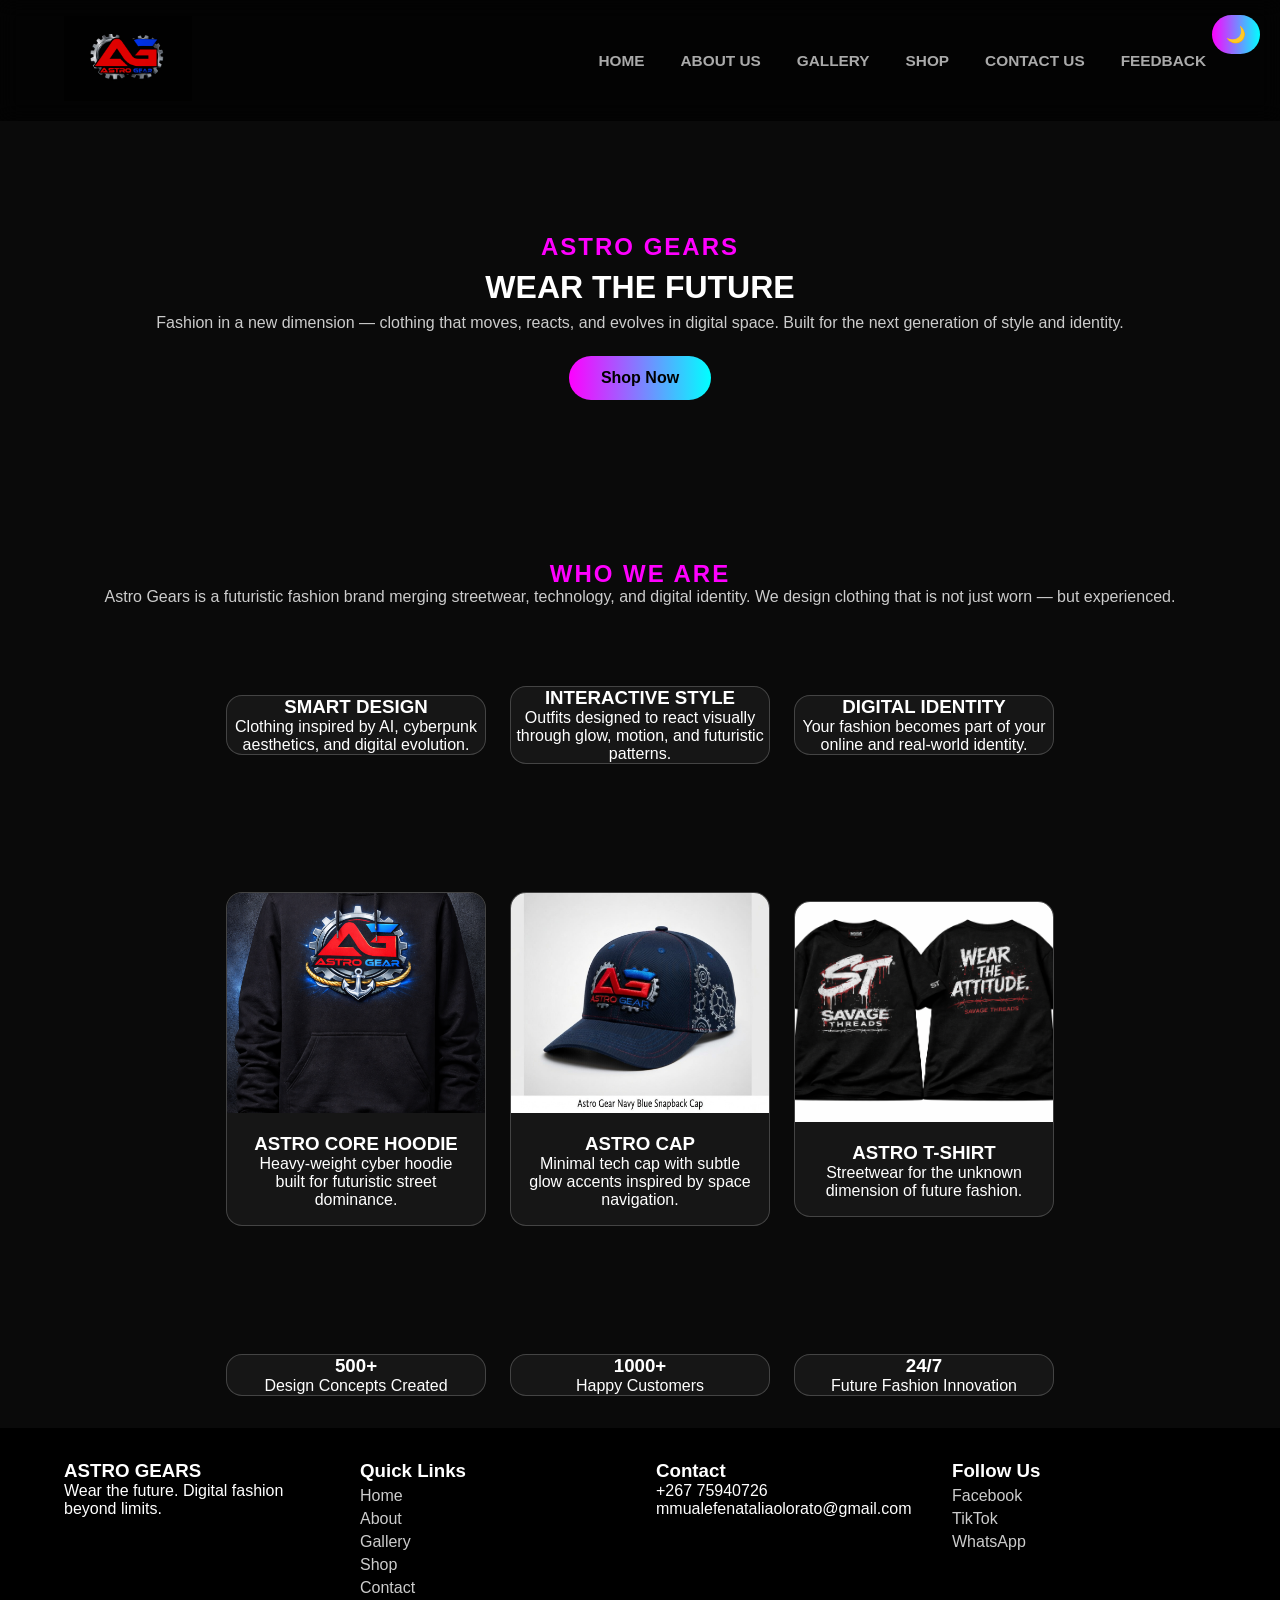
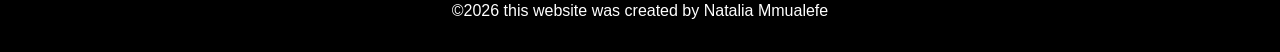
<file: index.html>
<!DOCTYPE html>
<html lang="en">
<head>
<meta charset="UTF-8">
<meta name="viewport" content="width=device-width, initial-scale=1.0">
<title>Astro Gears</title>
<link rel="stylesheet" href="style.css">
</head>

<header>
  <button id="themeToggle">🌙</button>

  <div class="logo">
    <img src="photos/logo.png" alt="Astro gears">
  </div>

  <nav>
    <a href="index.html" class="nav-link">HOME</a>
    <a href="about.html" class="nav-link">ABOUT US</a>
    <a href="gallery.html" class="nav-link">GALLERY</a>
    <a href="shop.html" class="nav-link">SHOP</a>
    <a href="contact.html" class="nav-link">CONTACT US</a>
    <a href="feedback.html" class="nav-link">FEEDBACK</a>
  </nav>
</header>

<body>

<main>

<section>
  <div class="astro">
    <h2>ASTRO GEARS</h2>
    <h1>WEAR THE FUTURE</h1>
    <p>
      Fashion in a new dimension — clothing that moves, reacts, and evolves in digital space.
      Built for the next generation of style and identity.
    </p>

    <a href="shop.html" class="btn">Shop Now</a>
  </div>
</section>

<section class="astro">
  <h2>WHO WE ARE</h2>
  <p>
    Astro Gears is a futuristic fashion brand merging streetwear, technology, and digital identity.
    We design clothing that is not just worn — but experienced.
  </p>
</section>

<section class="cards">

  <div class="card">
    <h3>SMART DESIGN</h3>
    <p>Clothing inspired by AI, cyberpunk aesthetics, and digital evolution.</p>
  </div>

  <div class="card">
    <h3>INTERACTIVE STYLE</h3>
    <p>Outfits designed to react visually through glow, motion, and futuristic patterns.</p>
  </div>

  <div class="card">
    <h3>DIGITAL IDENTITY</h3>
    <p>Your fashion becomes part of your online and real-world identity.</p>
  </div>

</section>

<section>

  <div class="cards">

    <div class="card">
      <img src="photos/kj.png" alt="Astro Hoodie" class="card-img">
      <div class="card-content">
        <h3>ASTRO CORE HOODIE</h3>
        <p>Heavy-weight cyber hoodie built for futuristic street dominance.</p>
      </div>
    </div>

    <div class="card">
      <img src="photos/Rrzn2.jpg" alt="Astro Cap" class="card-img">
      <div class="card-content">
        <h3>ASTRO CAP</h3>
        <p>Minimal tech cap with subtle glow accents inspired by space navigation.</p>
      </div>
    </div>

    <div class="card">
      <img src="photos/vs.png" alt="Astro T-shirt" class="card-img">
      <div class="card-content">
        <h3>ASTRO T-SHIRT</h3>
        <p>Streetwear for the unknown dimension of future fashion.</p>
      </div>
    </div>

  </div>

</section>


<section class="cards">

  <div class="card">
    <h3>500+</h3>
    <p>Design Concepts Created</p>
  </div>

  <div class="card">
    <h3>1000+</h3>
    <p>Happy Customers</p>
  </div>

  <div class="card">
    <h3>24/7</h3>
    <p>Future Fashion Innovation</p>
  </div>

</section>

</main>

<script>
const toggle = document.getElementById("themeToggle");

if(localStorage.getItem("theme") === "alt"){
  document.body.classList.add("alt-theme");
}

toggle.addEventListener("click", () => {
  document.body.classList.toggle("alt-theme");

  if(document.body.classList.contains("alt-theme")){
    localStorage.setItem("theme","alt");
  } else {
    localStorage.setItem("theme","default");
  }
});
</script>

</body>

<footer class="footer">

  <div class="footer-container">

    <div class="footer-box">
      <h3>ASTRO GEARS</h3>
      <p>Wear the future. Digital fashion beyond limits.</p>
    </div>

    <div class="footer-box">
      <h3>Quick Links</h3>
      <a href="index.html">Home</a>
      <a href="about.html">About</a>
      <a href="gallery.html">Gallery</a>
      <a href="shop.html">Shop</a>
      <a href="contact.html">Contact</a>
    </div>

    <div class="footer-box">
      <h3>Contact</h3>
      <p>+267 75940726</p>
      <p>mmualefenataliaolorato@gmail.com</p>
    </div>

    <div class="footer-box">
      <h3>Follow Us</h3>
      <a href="https://www.facebook.com/rz.zack.1" target="_blank">Facebook</a>
      <a href="https://www.tiktok.com/@owteecodes" target="_blank">TikTok</a>
      <a href="https://wa.me/26775940726" target="_blank">WhatsApp</a>
    </div>

  </div>

  <p class="copyright">
    &copy;2026 this website was created by Natalia Mmualefe
  </p>

</footer>

</html>
</file>
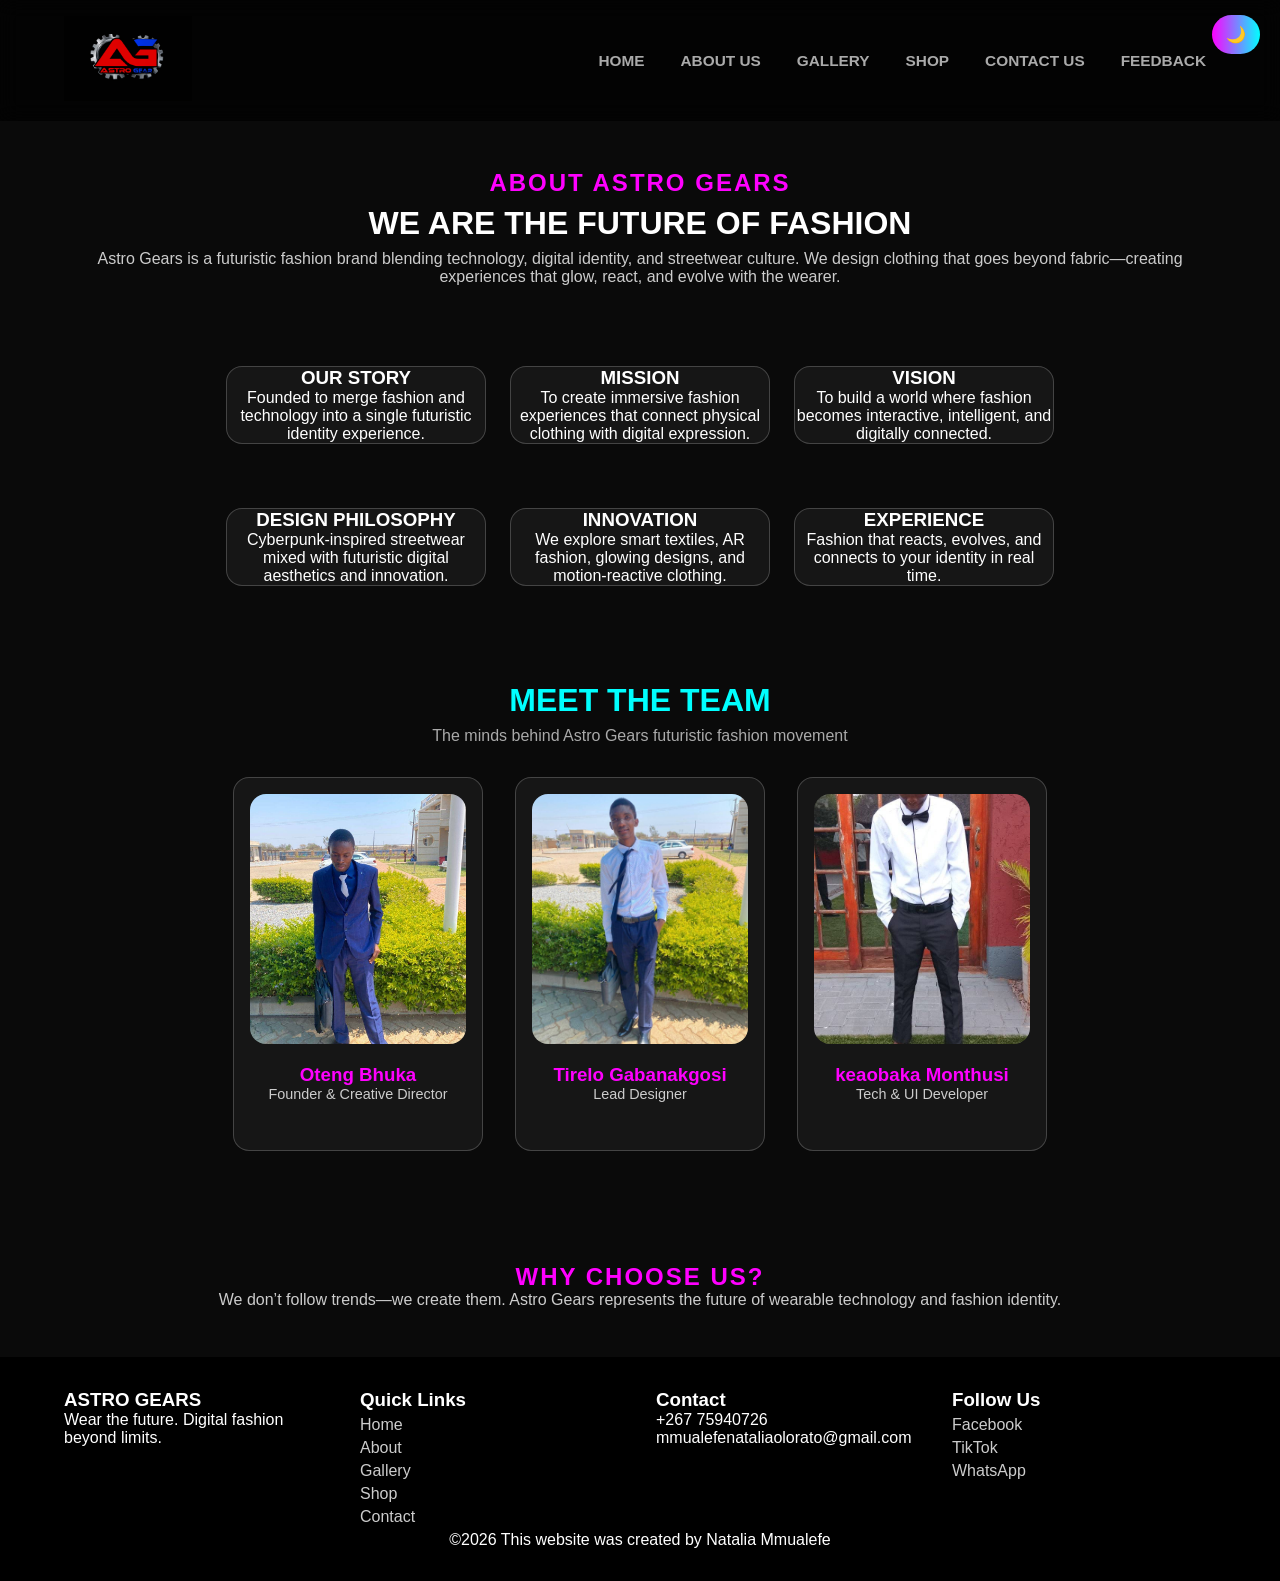
<file: about.html>
<!DOCTYPE html>
<html lang="en">
<head>
<meta charset="UTF-8">
<meta name="viewport" content="width=device-width, initial-scale=1.0">
<title>About Astro Gears</title>
<link rel="stylesheet" href="style.css">
</head>

<body>

<header>
  <button id="themeToggle">🌙</button>

  <div class="logo">
    <img src="photos/logo.png" alt="Astro gears">
  </div>

  <nav>
    <a href="index.html" class="nav-link">HOME</a>
    <a href="about.html" class="nav-link">ABOUT US</a>
    <a href="gallery.html" class="nav-link">GALLERY</a>
    <a href="shop.html" class="nav-link">SHOP</a>
    <a href="contact.html" class="nav-link">CONTACT US</a>
    <a href="feedback.html" class="nav-link">FEEDBACK</a>
  </nav>
</header>

<section class="astro">
  <h2>ABOUT ASTRO GEARS</h2>
  <h1>WE ARE THE FUTURE OF FASHION</h1>
  <p>
    Astro Gears is a futuristic fashion brand blending technology, digital identity, and streetwear culture.
    We design clothing that goes beyond fabric—creating experiences that glow, react, and evolve with the wearer.
  </p>
</section>

<section class="cards">

  <div class="card">
    <h3>OUR STORY</h3>
    <p>Founded to merge fashion and technology into a single futuristic identity experience.</p>
  </div>

  <div class="card">
    <h3>MISSION</h3>
    <p>To create immersive fashion experiences that connect physical clothing with digital expression.</p>
  </div>

  <div class="card">
    <h3>VISION</h3>
    <p>To build a world where fashion becomes interactive, intelligent, and digitally connected.</p>
  </div>

</section>

<section class="cards">

  <div class="card">
    <h3>DESIGN PHILOSOPHY</h3>
    <p>Cyberpunk-inspired streetwear mixed with futuristic digital aesthetics and innovation.</p>
  </div>

  <div class="card">
    <h3>INNOVATION</h3>
    <p>We explore smart textiles, AR fashion, glowing designs, and motion-reactive clothing.</p>
  </div>

  <div class="card">
    <h3>EXPERIENCE</h3>
    <p>Fashion that reacts, evolves, and connects to your identity in real time.</p>
  </div>

</section>


<section class="team-section">

  <h2>MEET THE TEAM</h2>
  <p>The minds behind Astro Gears futuristic fashion movement</p>

  <div class="team-container">

    <div class="team-card">
      <img src="photos/oteng.jpg" alt="Oteng Bhuka">
      <h3>Oteng Bhuka</h3>
      <p>Founder & Creative Director</p>
    </div>

    <div class="team-card">
      <img src="photos/tirelo.jpg" alt="Tirelo Gabanakgosi">
      <h3>Tirelo Gabanakgosi</h3>
      <p>Lead Designer</p>
    </div>

    <div class="team-card">
      <img src="photos/kea.jpg" alt="keaobaka Monthusi">
      <h3>keaobaka Monthusi</h3>
      <p>Tech & UI Developer</p>
    </div>

  </div>

</section>

<section class="astro">
  <h2>WHY CHOOSE US?</h2>
  <p>
    We don’t follow trends—we create them. Astro Gears represents the future of wearable technology and fashion identity.
  </p>
</section>

<script>
const toggle = document.getElementById("themeToggle");

if(localStorage.getItem("theme") === "alt"){
  document.body.classList.add("alt-theme");
}

toggle.addEventListener("click", () => {
  document.body.classList.toggle("alt-theme");

  if(document.body.classList.contains("alt-theme")){
    localStorage.setItem("theme","alt");
  } else {
    localStorage.setItem("theme","default");
  }
});
</script>

</body>

<footer class="footer">

  <div class="footer-container">

    <div class="footer-box">
      <h3>ASTRO GEARS</h3>
      <p>Wear the future. Digital fashion beyond limits.</p>
    </div>

    <div class="footer-box">
      <h3>Quick Links</h3>
      <a href="index.html">Home</a>
      <a href="about.html">About</a>
      <a href="gallery.html">Gallery</a>
      <a href="shop.html">Shop</a>
      <a href="contact.html">Contact</a>
    </div>

    <div class="footer-box">
      <h3>Contact</h3>
      <p>+267 75940726</p>
      <p>mmualefenataliaolorato@gmail.com</p>
    </div>

    <div class="footer-box">
      <h3>Follow Us</h3>
      <a href="https://www.facebook.com/rz.zack.1" target="_blank">Facebook</a>
      <a href="https://www.tiktok.com/@owteecodes" target="_blank">TikTok</a>
      <a href="https://wa.me/26775940726" target="_blank">WhatsApp</a>
    </div>

  </div>

  <p class="copyright">
    &copy;2026 This website was created by Natalia Mmualefe
  </p>

</footer>

</html>
</file>
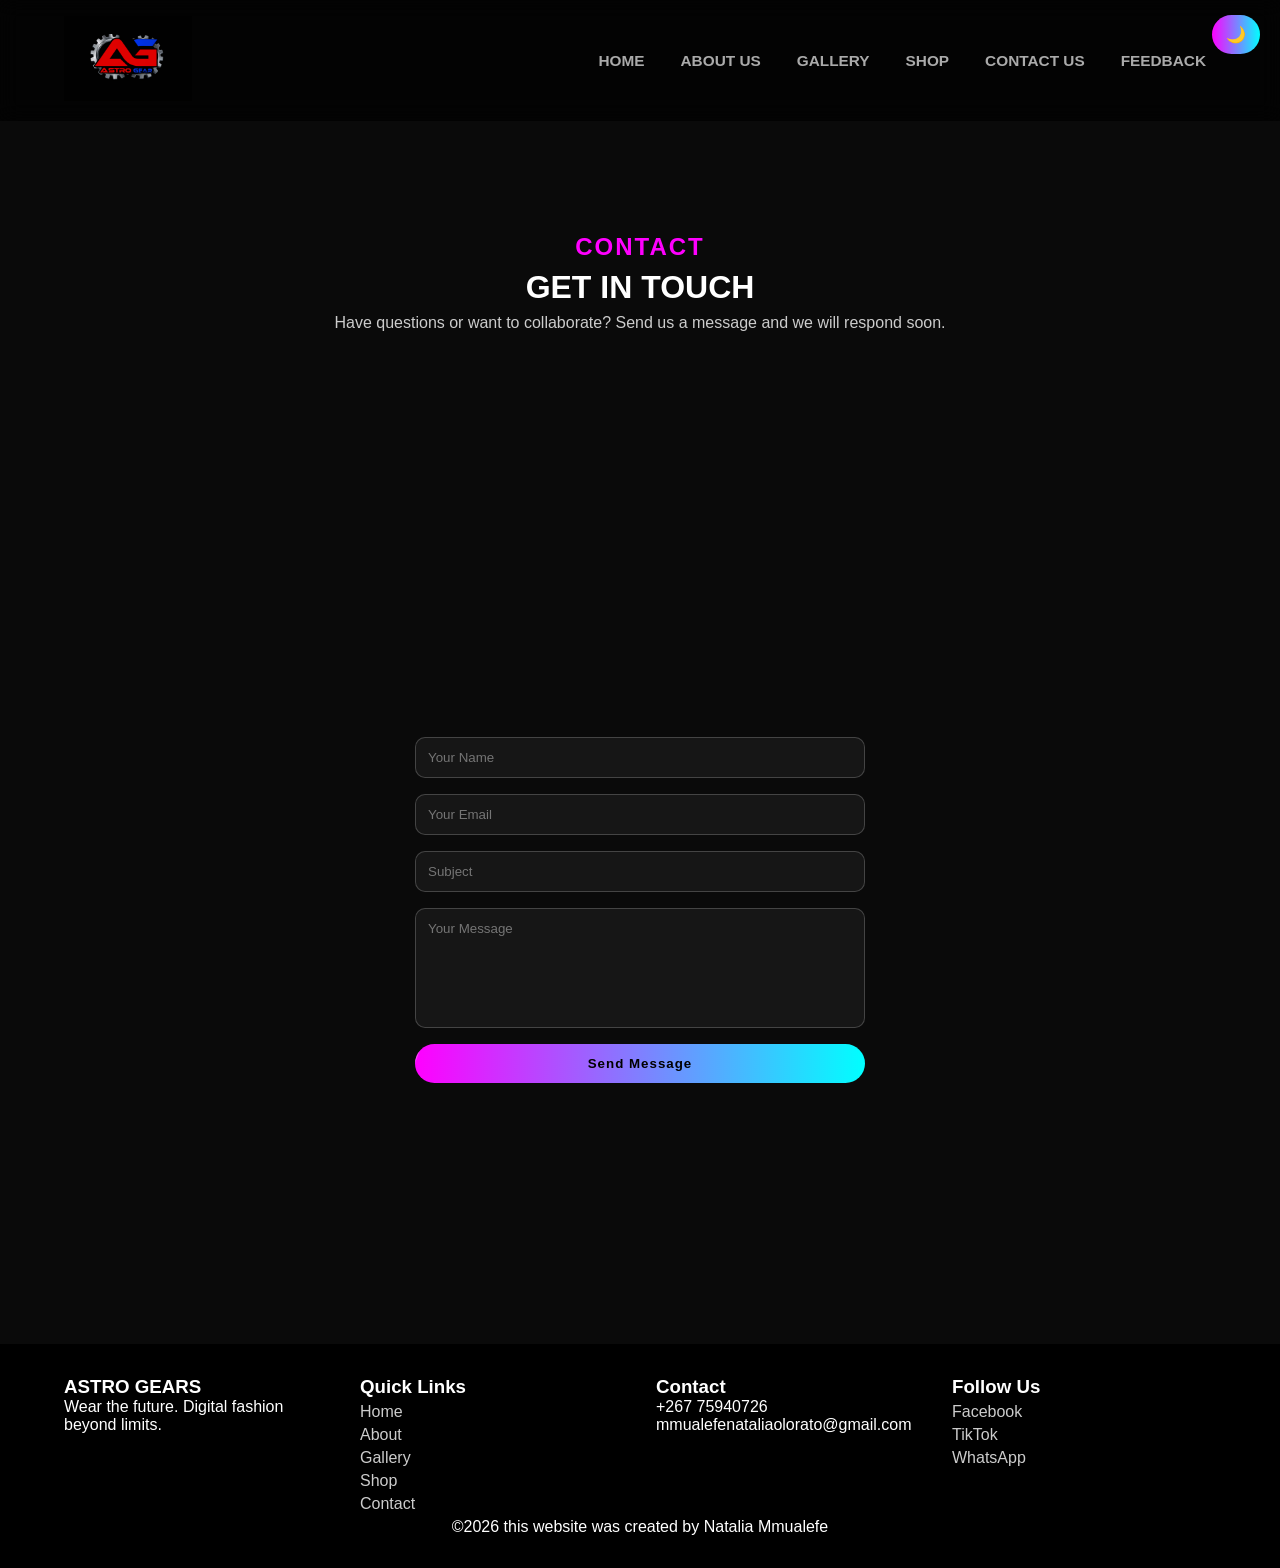
<file: contact.html>
<!DOCTYPE html>
<html lang="en">
<head>
    <meta charset="UTF-8">
    <meta name="viewport" content="width=device-width, initial-scale=1.0">
    <title>Document</title>
    <link rel="stylesheet" href="style.css">
</head>

<header>
    <button id="themeToggle">🌙</button>
    <div class="logo">
  <img src="photos/logo.png" alt="Astro gears">
</div>
<nav>
  <a href="index.html" class="nav-link">HOME</a>
  <a href="about.html" class="nav-link">ABOUT US</a>
  <a href="gallery.html" class="nav-link">GALLERY</a>
  <a href="shop.html" class="nav-link">SHOP</a>
  <a href="contact.html" class="nav-link">CONTACT US</a>
  <a href="feedback.html" class="nav-link">FEEDBACK</a>
</nav>

</header>
<body>
    <section>
        <div class="astro">
            <h2>CONTACT</h2>
            <h1>GET IN TOUCH</h1>
            <p>Have questions or want to collaborate? Send us a message and we will respond soon. </p>
        </div>
    </section>

    <section class="contact-section">

  <form id="contactForm">

    <input type="text" placeholder="Your Name" required>

    <input type="email" placeholder="Your Email" required>

    <input type="text" placeholder="Subject" required>

    <textarea placeholder="Your Message" required></textarea>

    <button type="submit">Send Message</button>

  </form>

</section>

<script>
const toggle = document.getElementById("themeToggle");

if(localStorage.getItem("theme") === "alt"){
  document.body.classList.add("alt-theme");
}

toggle.addEventListener("click", () => {
  document.body.classList.toggle("alt-theme");

  if(document.body.classList.contains("alt-theme")){
    localStorage.setItem("theme","alt");
  } else {
    localStorage.setItem("theme","default");
  }
});
</script>
</body>

<footer class="footer">

  <div class="footer-container">

    <div class="footer-box">
      <h3>ASTRO GEARS</h3>
      <p>Wear the future. Digital fashion beyond limits.</p>
    </div>

    <div class="footer-box">
      <h3>Quick Links</h3>
      <a href="index.html">Home</a>
      <a href="about.html">About</a>
      <a href="gallery.html">Gallery</a>
      <a href="shop.html">Shop</a>
      <a href="contact.html">Contact</a>
    </div>

    <div class="footer-box">
      <h3>Contact</h3>
      <p> +267 75940726</p>
      <p> mmualefenataliaolorato@gmail.com</p>
    </div>

    <div class="footer-box">
      <h3>Follow Us</h3>
      <a href="https://www.facebook.com/rz.zack.1" target="_blank">Facebook</a>
      <a href="https://www.tiktok.com/@owteecodes" target="_blank">TikTok</a>
      <a href="https://wa.me/26775940726" target="_blank">WhatsApp</a>
    </div>

  </div>

  <p class="copyright">
    &copy;2026 this website was created by Natalia Mmualefe
  </p>

</footer>
</html>
</file>
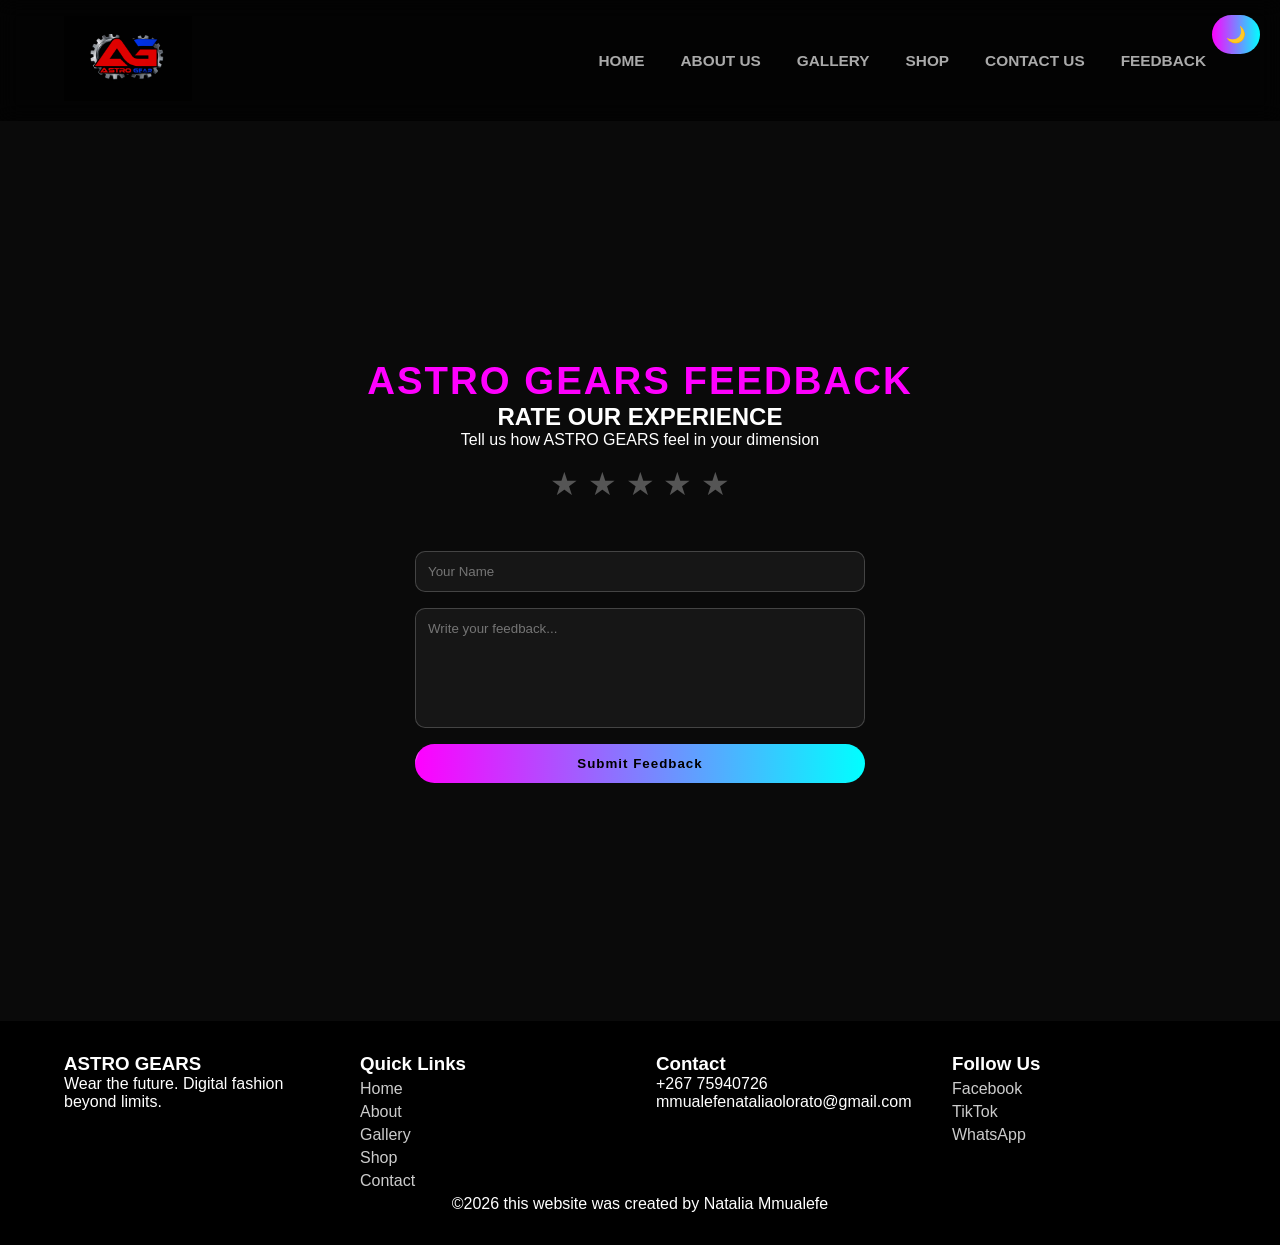
<file: feedback.html>
<!DOCTYPE html>
<html lang="en">
<head>
<meta charset="UTF-8">
<meta name="viewport" content="width=device-width, initial-scale=1.0">
<title>ASTRO GEARS - Feedback</title>
<link rel="stylesheet" href="style.css">


</head>

<header>
    <button id="themeToggle">🌙</button>
    <div class="logo">
  <img src="photos/logo.png" alt="Astro gears">
</div>
<nav>
  <a href="index.html" class="nav-link">HOME</a>
  <a href="about.html" class="nav-link">ABOUT US</a>
  <a href="gallery.html" class="nav-link">GALLERY</a>
  <a href="shop.html" class="nav-link">SHOP</a>
  <a href="contact.html" class="nav-link">CONTACT US</a>
  <a href="feedback.html" class="nav-link">FEEDBACK</a>
</nav>

</header>
<body>

<section class="feedback-section">

  <h2>ASTRO GEARS FEEDBACK</h2>
  <h1>RATE OUR EXPERIENCE</h1>
  <p>Tell us how ASTRO GEARS feel in your dimension</p>

  <div class="stars">
    <span onclick="rate(1)">★</span>
    <span onclick="rate(2)">★</span>
    <span onclick="rate(3)">★</span>
    <span onclick="rate(4)">★</span>
    <span onclick="rate(5)">★</span>
  </div>

  <form id="feedbackForm">

    <input type="text" placeholder="Your Name" required>

    <textarea placeholder="Write your feedback..." required></textarea>

    <button type="submit">Submit Feedback</button>

  </form>

</section>

<script>
let rating = 0;

function rate(value){
  rating = value;
  let stars = document.querySelectorAll(".stars span");

  stars.forEach((star, index) => {
    star.style.color = index < value ? "#00ffff" : "#555";
  });
}

document.getElementById("feedbackForm").addEventListener("submit", function(e){
  e.preventDefault();

  alert("Thanks for your feedback! Rating: " + rating + " ⭐");

  this.reset();
  rating = 0;

  document.querySelectorAll(".stars span").forEach(s => {
    s.style.color = "#555";
  });
});
</script>

<script>
const toggle = document.getElementById("themeToggle");

if(localStorage.getItem("theme") === "alt"){
  document.body.classList.add("alt-theme");
}

toggle.addEventListener("click", () => {
  document.body.classList.toggle("alt-theme");

  if(document.body.classList.contains("alt-theme")){
    localStorage.setItem("theme","alt");
  } else {
    localStorage.setItem("theme","default");
  }
});
</script>

</body>

<footer class="footer">

  <div class="footer-container">

    <div class="footer-box">
      <h3>ASTRO GEARS</h3>
      <p>Wear the future. Digital fashion beyond limits.</p>
    </div>

    <div class="footer-box">
      <h3>Quick Links</h3>
      <a href="index.html">Home</a>
      <a href="about.html">About</a>
      <a href="gallery.html">Gallery</a>
      <a href="shop.html">Shop</a>
      <a href="contact.html">Contact</a>
    </div>

    <div class="footer-box">
      <h3>Contact</h3>
      <p> +267 75940726</p>
      <p> mmualefenataliaolorato@gmail.com</p>
    </div>

    <div class="footer-box">
      <h3>Follow Us</h3>
      <a href="https://www.facebook.com/rz.zack.1" target="_blank">Facebook</a>
      <a href="https://www.tiktok.com/@owteecodes" target="_blank">TikTok</a>
      <a href="https://wa.me/26775940726" target="_blank">WhatsApp</a>
    </div>

  </div>

  <p class="copyright">
    &copy;2026 this website was created by Natalia Mmualefe
  </p>

</footer>
</html>
</file>
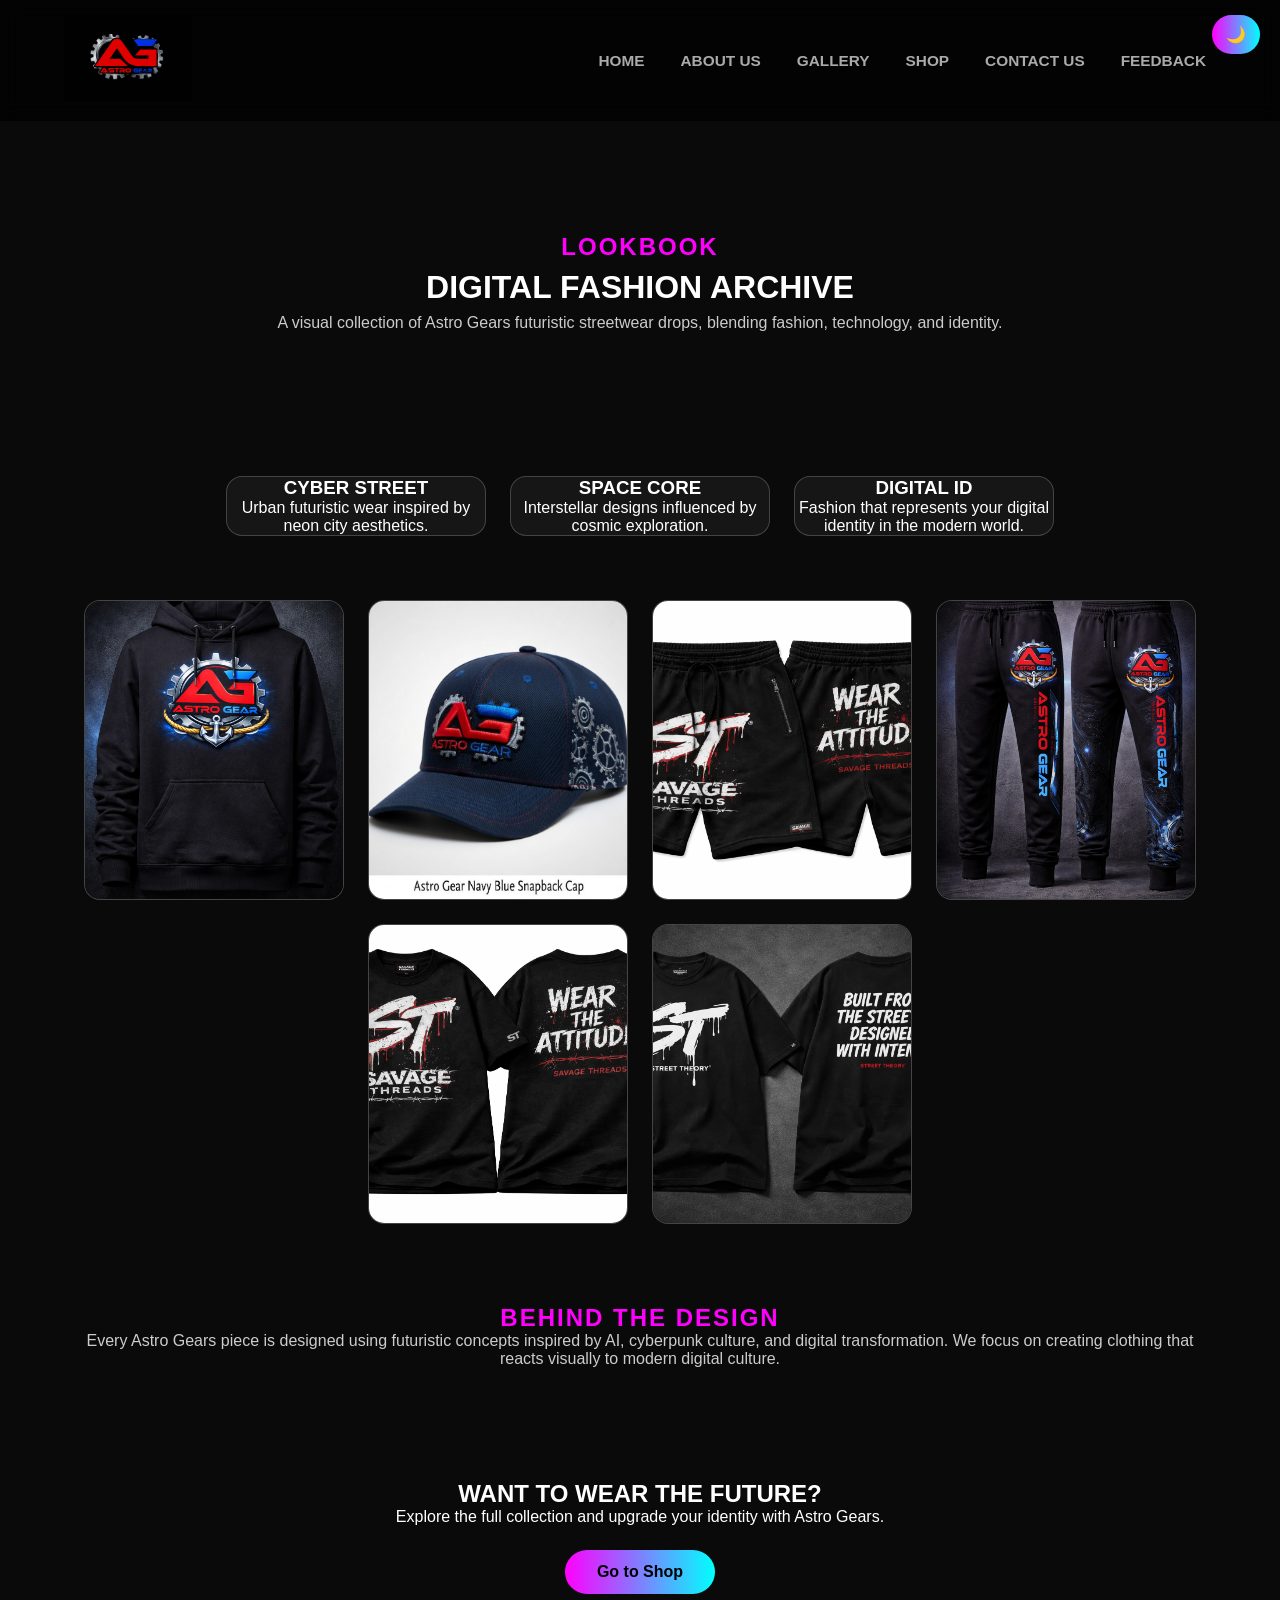
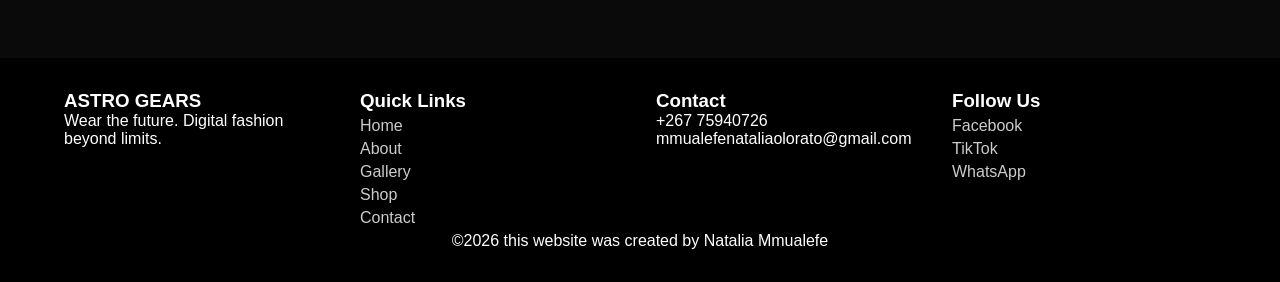
<file: gallery.html>
<!DOCTYPE html>
<html lang="en">
<head>
<meta charset="UTF-8">
<meta name="viewport" content="width=device-width, initial-scale=1.0">
<title>Astro Gears Gallery</title>
<link rel="stylesheet" href="style.css">
</head>

<body>

<header>
  <button id="themeToggle">🌙</button>

  <div class="logo">
    <img src="photos/logo.png" alt="Astro gears">
  </div>

  <nav>
    <a href="index.html" class="nav-link">HOME</a>
    <a href="about.html" class="nav-link">ABOUT US</a>
    <a href="gallery.html" class="nav-link">GALLERY</a>
    <a href="shop.html" class="nav-link">SHOP</a>
    <a href="contact.html" class="nav-link">CONTACT US</a>
    <a href="feedback.html" class="nav-link">FEEDBACK</a>
  </nav>
</header>

<section>
  <div class="astro">
    <h2>LOOKBOOK</h2>
    <h1>DIGITAL FASHION ARCHIVE</h1>
    <p>
      A visual collection of Astro Gears futuristic streetwear drops, blending fashion, technology, and identity.
    </p>
  </div>
</section>


<section class="cards">

  <div class="card">
    <h3>CYBER STREET</h3>
    <p>Urban futuristic wear inspired by neon city aesthetics.</p>
  </div>

  <div class="card">
    <h3>SPACE CORE</h3>
    <p>Interstellar designs influenced by cosmic exploration.</p>
  </div>

  <div class="card">
    <h3>DIGITAL ID</h3>
    <p>Fashion that represents your digital identity in the modern world.</p>
  </div>

</section>


<section class="gallery-container">

  <div class="gallery">
    <img src="photos/kj.png" alt="ASTRO GEARS ITEM">
  </div>

  <div class="gallery">
    <img src="photos/Rrzn2.jpg" alt="ASTRO GEARS ITEM">
  </div>

  <div class="gallery">
    <img src="photos/ok.png" alt="ASTRO GEARS ITEM">
  </div>

  <div class="gallery">
    <img src="photos/bt.png" alt="ASTRO GEARS ITEM">
  </div>

  <div class="gallery">
    <img src="photos/vs.png" alt="ASTRO GEARS ITEM">
  </div>

  <div class="gallery">
    <img src="photos/lk.png" alt="ASTRO GEARS ITEM">
  </div>

</section>


<section class="astro">
  <h2>BEHIND THE DESIGN</h2>
  <p>
    Every Astro Gears piece is designed using futuristic concepts inspired by AI, cyberpunk culture, and digital transformation.
    We focus on creating clothing that reacts visually to modern digital culture.
  </p>
</section>


<section>
  <h2>WANT TO WEAR THE FUTURE?</h2>
  <p>Explore the full collection and upgrade your identity with Astro Gears.</p>
  <a href="shop.html" class="btn">Go to Shop</a>
</section>

<script>
const toggle = document.getElementById("themeToggle");

if(localStorage.getItem("theme") === "alt"){
  document.body.classList.add("alt-theme");
}

toggle.addEventListener("click", () => {
  document.body.classList.toggle("alt-theme");

  if(document.body.classList.contains("alt-theme")){
    localStorage.setItem("theme","alt");
  } else {
    localStorage.setItem("theme","default");
  }
});
</script>

</body>

<footer class="footer">

  <div class="footer-container">

    <div class="footer-box">
      <h3>ASTRO GEARS</h3>
      <p>Wear the future. Digital fashion beyond limits.</p>
    </div>

    <div class="footer-box">
      <h3>Quick Links</h3>
      <a href="index.html">Home</a>
      <a href="about.html">About</a>
      <a href="gallery.html">Gallery</a>
      <a href="shop.html">Shop</a>
      <a href="contact.html">Contact</a>
    </div>

    <div class="footer-box">
      <h3>Contact</h3>
      <p>+267 75940726</p>
      <p>mmualefenataliaolorato@gmail.com</p>
    </div>

    <div class="footer-box">
      <h3>Follow Us</h3>
      <a href="https://www.facebook.com/rz.zack.1" target="_blank">Facebook</a>
      <a href="https://www.tiktok.com/@owteecodes" target="_blank">TikTok</a>
      <a href="https://wa.me/26775940726" target="_blank">WhatsApp</a>
    </div>

  </div>

  <p class="copyright">
    &copy;2026 this website was created by Natalia Mmualefe
  </p>

</footer>

</html>
</file>
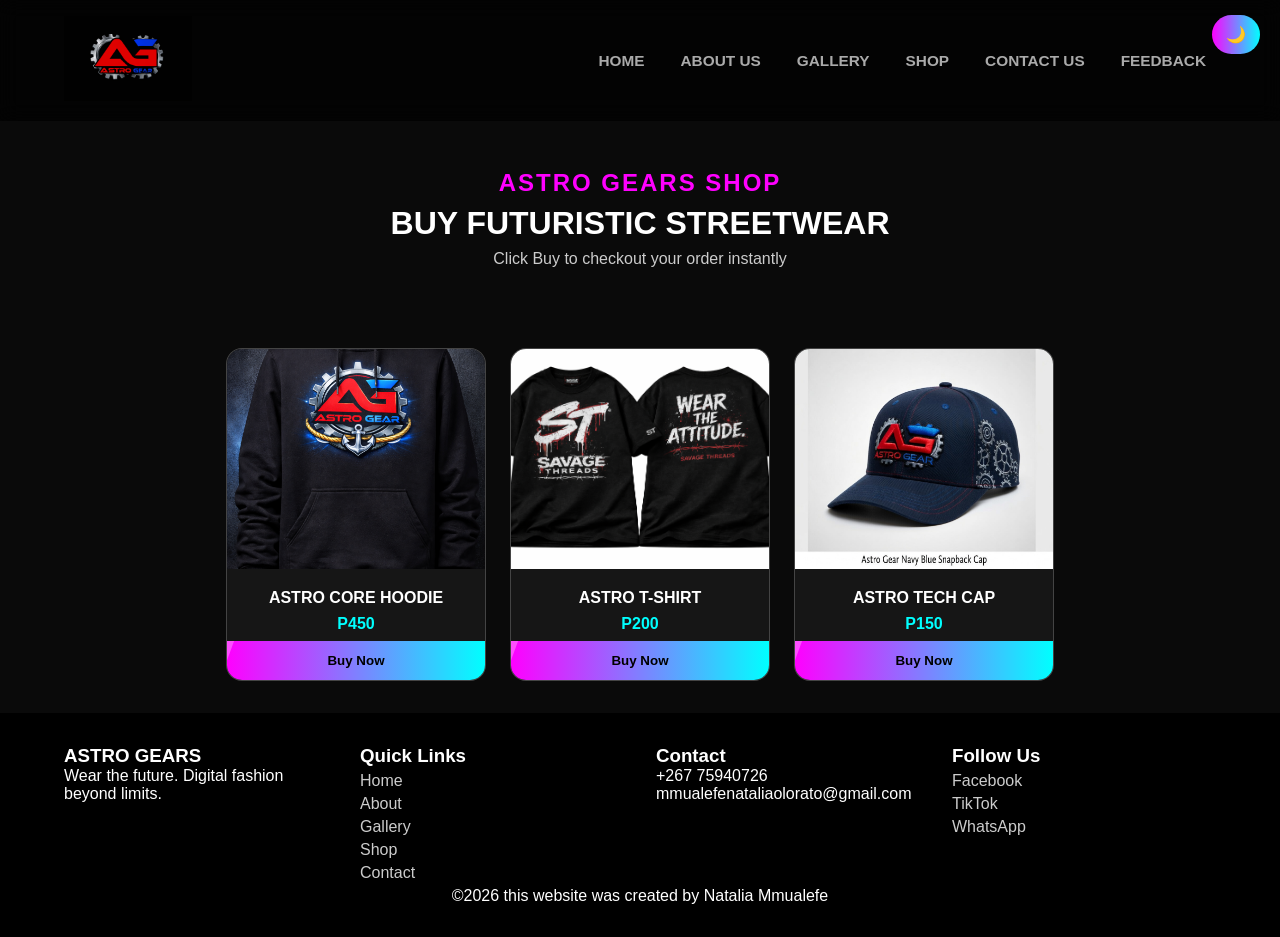
<file: shop.html>
<!DOCTYPE html>
<html lang="en">
<head>
<meta charset="UTF-8">
<meta name="viewport" content="width=device-width, initial-scale=1.0">
<title>ASTRO GEARS | Shop</title>
<link rel="stylesheet" href="style.css">
</head>

<body>

<header>
  <button id="themeToggle">🌙</button>

  <div class="logo">
    <img src="photos/logo.png" alt="Astro Gears">
  </div>

  <nav>
    <a href="index.html" class="nav-link">HOME</a>
    <a href="about.html" class="nav-link">ABOUT US</a>
    <a href="gallery.html" class="nav-link">GALLERY</a>
    <a href="shop.html" class="nav-link">SHOP</a>
    <a href="contact.html" class="nav-link">CONTACT US</a>
    <a href="feedback.html" class="nav-link">FEEDBACK</a>
  </nav>
</header>

<section class="astro">
  <h2>ASTRO GEARS SHOP</h2>
  <h1>BUY FUTURISTIC STREETWEAR</h1>
  <p>Click Buy to checkout your order instantly</p>
</section>

<section class="shop-grid">

  <div class="shop-item">
    <img src="photos/kj.png">
    <h3>ASTRO CORE HOODIE</h3>
    <p>P450</p>
    <button onclick="openCheckout('ASTRO CORE HOODIE', 450)">Buy Now</button>
  </div>

  <div class="shop-item">
    <img src="photos/vs.png">
    <h3>ASTRO T-SHIRT</h3>
    <p>P200</p>
    <button onclick="openCheckout('ASTRO T-SHIRT', 200)">Buy Now</button>
  </div>

  <div class="shop-item">
    <img src="photos/Rrzn2.jpg">
    <h3>ASTRO TECH CAP</h3>
    <p>P150</p>
    <button onclick="openCheckout('ASTRO TECH CAP', 150)">Buy Now</button>
  </div>

</section>

<div id="checkoutModal" class="modal">

  <div class="modal-content">

    <span class="close" onclick="closeCheckout()">&times;</span>

    <h2>Checkout</h2>

    <p id="productName"></p>

    <form>

      <input type="text" placeholder="Full Name" required>
      <input type="email" placeholder="Email" required>
      <input type="text" placeholder="Phone Number" required>
      <input type="text" placeholder="Delivery Address" required>

      <select required>
        <option value="">Select Payment Method</option>
        <option>Credit / Debit Card</option>
        <option>Mobile Money</option>
        <option>Cash on Delivery</option>
      </select>

      <button type="submit">Confirm Payment</button>

    </form>

  </div>

</div>


<script>
let selectedProduct = "";

function openCheckout(product, price){
  selectedProduct = product;

  document.getElementById("productName").innerText =
    product + " - P" + price;

  document.getElementById("checkoutModal").style.display = "flex";
}

function closeCheckout(){
  document.getElementById("checkoutModal").style.display = "none";
}

window.onclick = function(e){
  let modal = document.getElementById("checkoutModal");
  if(e.target === modal){
    modal.style.display = "none";
  }
}
</script>

<script>
const toggle = document.getElementById("themeToggle");

if(localStorage.getItem("theme") === "alt"){
  document.body.classList.add("alt-theme");
}

toggle.addEventListener("click", () => {
  document.body.classList.toggle("alt-theme");

  if(document.body.classList.contains("alt-theme")){
    localStorage.setItem("theme","alt");
  } else {
    localStorage.setItem("theme","default");
  }
});
</script>

</body>

<footer class="footer">

  <div class="footer-container">

    <div class="footer-box">
      <h3>ASTRO GEARS</h3>
      <p>Wear the future. Digital fashion beyond limits.</p>
    </div>

    <div class="footer-box">
      <h3>Quick Links</h3>
      <a href="index.html">Home</a>
      <a href="about.html">About</a>
      <a href="gallery.html">Gallery</a>
      <a href="shop.html">Shop</a>
      <a href="contact.html">Contact</a>
    </div>

    <div class="footer-box">
      <h3>Contact</h3>
      <p>+267 75940726</p>
      <p>mmualefenataliaolorato@gmail.com</p>
    </div>

    <div class="footer-box">
      <h3>Follow Us</h3>
      <a href="https://www.facebook.com/rz.zack.1" target="_blank">Facebook</a>
      <a href="https://www.tiktok.com/@owteecodes" target="_blank">TikTok</a>
      <a href="https://wa.me/26775940726" target="_blank">WhatsApp</a>
    </div>

  </div>

  <p class="copyright">
    &copy;2026 this website was created by Natalia Mmualefe
  </p>

</footer>
</html>
</file>
<file: style.css>
*{
margin:0;
padding:0;
box-sizing:border-box;
font-family:Arial, sans-serif;
}

html{
font-size:16px;
}

body{
background:
radial-gradient(circle at 20% 20%, #ff00ff33, transparent 40%),
radial-gradient(circle at 80% 80%, #00ffff33, transparent 40%),
#0a0a0a;
color:rgb(250, 250, 250);
overflow-x:hidden;
transition:0.5s ease;
}

body.alt-theme{
background:linear-gradient(135deg,#0f0c29,#302b63,#24243e);
color:#e0e0ff;
}

body.alt-theme::before{
content:"";
position:fixed;
top:0;
left:0;
width:100%;
height:100%;
background:radial-gradient(circle at 20% 30%, #ff00ff55, transparent 40%),
radial-gradient(circle at 80% 70%, #00ffff55, transparent 40%);
z-index:-1;
animation:moveGlow 8s infinite alternate ease-in-out;
}

@keyframes moveGlow{
0%{ transform:translate(0,0); }
100%{ transform:translate(30px, -30px); }
}

header{
display:flex;
justify-content:space-between;
align-items:center;
padding:1rem 5%;
flex-wrap:wrap;
background:rgba(0,0,0,0.7);
backdrop-filter:blur(10px);
}

.logo img{
width:clamp(80px, 10vw, 140px);
}

nav{
display:flex;
gap:1rem;
flex-wrap:wrap;
justify-content:center;
}

.nav-link{
text-decoration:none;
color:#aaa;
font-weight:bold;
font-size:clamp(0.8rem, 1.2vw, 1rem);
position:relative;
padding:5px 10px;
transition:0.3s;
}

.nav-link:hover{
color:#00ffff;
transform:scale(1.1);
}

.nav-link::after{
content:"";
position:absolute;
left:0;
bottom:-3px;
width:0%;
height:2px;
background:linear-gradient(90deg,#ff00ff,#00ffff);
transition:0.3s;
}

.nav-link:hover::after{
width:100%;
}

section{
padding:4rem 5%;
text-align:center;
}

.btn{
display:inline-block;
margin-top:1.5rem;
padding:0.8rem 2rem;
border-radius:2rem;
background:linear-gradient(90deg,#ff00ff,#00ffff);
color:black;
text-decoration:none;
font-weight:bold;
transition:0.3s;
}

.btn:hover{
transform:scale(1.05);
}

.cards{
display:flex;
justify-content:center;
align-items:center;
gap:1.5rem;
flex-wrap:wrap;
padding:2rem 5%;
perspective:1200px;
}

.card{
width:clamp(180px, 25vw, 260px);
border-radius:1rem;
overflow:hidden;
background:rgba(255,255,255,0.05);
border:1px solid rgba(255,255,255,0.2);
transform-style:preserve-3d;
opacity:0;
transform:translateY(40px) scale(0.9);
animation:cardIn 0.8s ease forwards;
transition:0.4s ease;
}

.card:nth-child(1){ animation-delay:0.1s; }
.card:nth-child(2){ animation-delay:0.2s; }
.card:nth-child(3){ animation-delay:0.3s; }
.card:nth-child(4){ animation-delay:0.4s; }

@keyframes cardIn{
to{
opacity:1;
transform:translateY(0) scale(1);
}
}

.card:hover{
transform:rotateY(12deg) rotateX(8deg) scale(1.05);
box-shadow:0 20px 40px rgba(0,255,255,0.2);
}

.card-img{
width:100%;
height:clamp(150px, 25vw, 220px);
object-fit:cover;
transition:0.4s;
}

.card:hover .card-img{
transform:translateZ(40px) scale(1.1);
}

.card-content{
padding:1rem;
text-align:center;
transform:translateZ(30px);
}

.gallery-container{
display:flex;
flex-wrap:wrap;
justify-content:center;
gap:1.5rem;
padding:2rem 5%;
perspective:1200px;
}

.gallery{
width:clamp(180px, 25vw, 260px);
height:clamp(220px, 30vw, 300px);
border-radius:1rem;
overflow:hidden;
position:relative;
background:rgba(255,255,255,0.05);
border:1px solid rgba(255,255,255,0.2);
transform-style:preserve-3d;
opacity:0;
transform:translateY(60px) scale(0.8) rotateY(180deg);
animation:galleryEnter 0.9s ease forwards;
transition:0.4s ease;
}

.gallery:nth-child(1){ animation-delay:0.1s; }
.gallery:nth-child(2){ animation-delay:0.2s; }
.gallery:nth-child(3){ animation-delay:0.3s; }
.gallery:nth-child(4){ animation-delay:0.4s; }
.gallery:nth-child(5){ animation-delay:0.5s; }
.gallery:nth-child(6){ animation-delay:0.6s; }

@keyframes galleryEnter{
0%{
opacity:0;
transform:translateX(-100px) rotateY(180deg) scale(0.7);
}
100%{
opacity:1;
transform:translateX(0) rotateY(0deg) scale(1);
}
}

.gallery img{
width:100%;
height:100%;
object-fit:cover;
transition:0.4s ease;
}

.gallery:hover{
transform:scale(1.05) rotateY(10deg) rotateX(5deg);
box-shadow:0 0 25px #00ffff;
}

.gallery:hover img{
transform:scale(1.1);
}

.shop-container{
display:flex;
flex-wrap:wrap;
justify-content:center;
gap:2rem;
padding:2rem 5%;
}

.shop-card{
width:clamp(200px, 25vw, 280px);
background:rgba(255,255,255,0.05);
border:1px solid rgba(255,255,255,0.2);
border-radius:1rem;
overflow:hidden;
transition:0.4s;
text-align:center;
}

.shop-card img{
width:100%;
height:250px;
object-fit:cover;
}

.info{
padding:1rem;
}

.price{
color:#00ffff;
font-weight:bold;
}

.shop-card button{
width:100%;
padding:10px;
border:none;
cursor:pointer;
background:linear-gradient(90deg,#ff00ff,#00ffff);
font-weight:bold;
transition:0.3s;
}

.shop-card button:hover{
transform:scale(1.05);
}

.popup{
position:fixed;
bottom:20px;
right:20px;
background:black;
color:#00ffff;
padding:15px;
border-radius:10px;
opacity:0;
transform:translateY(20px);
transition:0.4s;
}

.popup.show{
opacity:1;
transform:translateY(0);
}

.cart-add{
width:100%;
padding:12px 10px;
border:none;
cursor:pointer;
font-size:clamp(0.8rem, 1.2vw, 1rem);
font-weight:bold;
letter-spacing:1px;
color:black;
background:linear-gradient(90deg,#ff00ff,#00ffff);
transition:0.3s ease;
position:relative;
overflow:hidden;
}

.cart-add:hover{
transform:scale(1.05);
box-shadow:0 0 20px #00ffff;
}

.cart-add:active{
transform:scale(0.95);
}

.cart-add::before{
content:"";
position:absolute;
top:0;
left:-100%;
width:100%;
height:100%;
background:rgba(255,255,255,0.3);
transform:skewX(-20deg);
transition:0.5s;
}

.cart-add:hover::before{
left:120%;
}

.contact-section,
.feedback-section{
min-height:100vh;
display:flex;
flex-direction:column;
justify-content:center;
align-items:center;
padding:3rem 5%;
text-align:center;
background:#0a0a0a;
color:white;
perspective:1200px;
}

.contact-section h2,
.feedback-section h2{
font-size:clamp(1.8rem, 3vw, 2.5rem);
color:#ff00ff;
letter-spacing:2px;
animation:floatTitle 4s ease-in-out infinite;
}

@keyframes floatTitle{
0%,100%{ transform:translateY(0); }
50%{ transform:translateY(-10px); }
}

.contact-section form,
.feedback-section form{
width:100%;
max-width:450px;
display:flex;
flex-direction:column;
gap:1rem;
margin-top:2rem;
animation:formEntry 1s ease forwards;
}

@keyframes formEntry{
from{
opacity:0;
transform:rotateX(40deg) translateY(50px);
}
to{
opacity:1;
transform:rotateX(0) translateY(0);
}
}

.contact-section input,
.contact-section textarea,
.feedback-section input,
.feedback-section textarea{
width:100%;
padding:12px;
border:none;
outline:none;
border-radius:10px;
background:rgba(255,255,255,0.05);
border:1px solid rgba(255,255,255,0.2);
color:white;
transition:0.4s ease;
}

.contact-section input:hover,
.contact-section textarea:hover,
.feedback-section input:hover,
.feedback-section textarea:hover{
transform:translateY(-5px) scale(1.02);
box-shadow:0 0 15px #00ffff;
}

.contact-section input:focus,
.contact-section textarea:focus,
.feedback-section input:focus,
.feedback-section textarea:focus{
transform:scale(1.03);
box-shadow:0 0 20px #ff00ff;
}

textarea{
height:120px;
resize:none;
}

.contact-section button,
.feedback-section button{
padding:12px;
border:none;
cursor:pointer;
font-weight:bold;
letter-spacing:1px;
border-radius:25px;
background:linear-gradient(90deg,#ff00ff,#00ffff);
color:black;
transition:0.3s ease;
position:relative;
overflow:hidden;
}

.contact-section button:hover,
.feedback-section button:hover{
transform:scale(1.05) rotateX(10deg);
box-shadow:0 0 20px #00ffff;
}

.contact-section button:active,
.feedback-section button:active{
transform:scale(0.95);
}

.contact-section button::before,
.feedback-section button::before{
content:"";
position:absolute;
top:0;
left:-100%;
width:100%;
height:100%;
background:rgba(255,255,255,0.3);
transform:skewX(-20deg);
transition:0.5s;
}

.contact-section button:hover::before,
.feedback-section button:hover::before{
left:120%;
}

.stars{
font-size:2rem;
margin:1rem 0;
}

.stars span{
cursor:pointer;
color:#555;
transition:0.3s ease;
}

.stars span:hover{
transform:scale(1.3) rotateZ(10deg);
color:#00ffff;
text-shadow:0 0 10px #00ffff;
}

#themeToggle{
position:fixed;
top:15px;
right:20px;
z-index:1000;
padding:10px 14px;
border:none;
border-radius:20px;
cursor:pointer;
font-size:1rem;
font-weight:bold;
background:linear-gradient(90deg,#ff00ff,#00ffff);
color:black;
transition:0.3s ease;
}

#themeToggle:hover{
transform:scale(1.1);
box-shadow:0 0 15px #00ffff;
}

.footer{
background:#000;
color:white;
padding:2rem 5%;
text-align:center;
}

.footer-container{
display:flex;
flex-wrap:wrap;
justify-content:space-between;
gap:2rem;
}

.footer-box{
flex:1 1 200px;
text-align:left;
}

.footer-box a{
display:block;
color:#ccc;
margin:5px 0;
text-decoration:none;
transition:0.3s;
}

.footer-box a:hover

.copyright{
margin-top:20px;
font-size:0.9rem;
color:#aaa;
}

@media (max-width:900px){
header{
flex-direction:column;
gap:1rem;
}

.gallery{
width:45%;
}
}

@media (max-width:600px){
.cards{
flex-direction:column;
align-items:center;
}

.card{
width:90%;
}

.gallery{
width:90%;
}

section{
padding:3rem 1rem;
}

.contact-section form,
.feedback-section form{
width:90%;
}

.stars{
font-size:1.8rem;
}

.footer-container{
flex-direction:column;
text-align:center;
}
}

.team-section{
  text-align:center;
  padding:4rem 5%;
}

.team-section h2{
  font-size:2rem;
  color:#00ffff;
  margin-bottom:0.5rem;
}

.team-section p{
  color:#aaa;
  margin-bottom:2rem;
}

.team-container{
  display:flex;
  justify-content:center;
  gap:2rem;
  flex-wrap:wrap;
}

.team-card{
  width:250px;
  background:rgba(255,255,255,0.05);
  border:1px solid rgba(255,255,255,0.2);
  border-radius:1rem;
  padding:1rem;
  transition:0.4s;
  transform-style:preserve-3d;
}

.team-card img{
  width:100%;
  height:250px;
  object-fit:cover;
  border-radius:1rem;
}

.team-card h3{
  margin-top:1rem;
  color:#ff00ff;
}

.team-card p{
  color:#ccc;
  font-size:0.9rem;
}

.team-card:hover{
  transform:scale(1.05) rotateY(10deg);
  box-shadow:0 0 20px #00ffff;
}

body{
  background:#0a0a0a;
  color:white;
  overflow-x:hidden;
}

.astro{
  text-align:center;
  padding:3rem 5%;
}

.astro h2{
  color:#ff00ff;
  letter-spacing:2px;
}

.astro h1{
  font-size:2rem;
  margin:0.5rem 0;
}

.astro p{
  color:#ccc;
}

.shop-grid{
  display:flex;
  flex-wrap:wrap;
  justify-content:center;
  gap:1.5rem;
  padding:2rem 5%;
  perspective:1200px;
}

.shop-item{
  width:clamp(180px, 25vw, 260px);
  background:rgba(255,255,255,0.05);
  border:1px solid rgba(255,255,255,0.2);
  border-radius:1rem;
  overflow:hidden;
  text-align:center;

  transform-style:preserve-3d;
  transition:0.4s ease;

  opacity:0;
  transform:translateY(50px);
  animation:fadeIn 0.8s ease forwards;
}

@keyframes fadeIn{
  to{
    opacity:1;
    transform:translateY(0);
  }
}

.shop-item img{
  width:100%;
  height:220px;
  object-fit:cover;
  transition:0.4s ease;
}

.shop-item:hover{
  transform:scale(1.05) rotateY(10deg);
  box-shadow:0 0 25px #00ffff;
}

.shop-item:hover img{
  transform:scale(1.1);
}

.shop-item h3{
  margin-top:1rem;
  font-size:1rem;
}

.shop-item p{
  color:#00ffff;
  font-weight:bold;
  margin:0.5rem 0;
}

.shop-item button{
  width:100%;
  padding:12px;
  border:none;
  cursor:pointer;
  font-weight:bold;
  background:linear-gradient(90deg,#ff00ff,#00ffff);
  color:black;
  transition:0.3s ease;
  position:relative;
  overflow:hidden;
}

.shop-item button:hover{
  transform:scale(1.05);
  box-shadow:0 0 15px #00ffff;
}

.shop-item button:active{
  transform:scale(0.95);
}

.shop-item button::before{
  content:"";
  position:absolute;
  top:0;
  left:-100%;
  width:100%;
  height:100%;
  background:rgba(255,255,255,0.3);
  transform:skewX(-20deg);
  transition:0.5s;
}

.shop-item button:hover::before{
  left:120%;
}

.modal{
  display:none;
  position:fixed;
  inset:0;
  background:rgba(0,0,0,0.85);
  justify-content:center;
  align-items:center;
  z-index:9999;
}

.modal-content{
  background:#111;
  padding:2rem;
  border-radius:1rem;
  width:90%;
  max-width:420px;
  text-align:center;
  border:1px solid #00ffff;
  box-shadow:0 0 25px #00ffff;
}

.modal-content h2{
  color:#00ffff;
  margin-bottom:1rem;
}

.modal-content p{
  margin-bottom:1rem;
}

.modal-content input,
.modal-content select{
  width:100%;
  padding:10px;
  margin:8px 0;
  border:none;
  border-radius:5px;
  background:#222;
  color:white;
}

.modal-content button{
  width:100%;
  padding:12px;
  border:none;
  cursor:pointer;
  font-weight:bold;
  background:linear-gradient(90deg,#ff00ff,#00ffff);
  color:black;
  margin-top:10px;
}

.close{
  float:right;
  font-size:1.5rem;
  cursor:pointer;
  color:white;
}

@media (max-width:600px){
  .shop-item{
    width:90%;
  }
}
</file>
